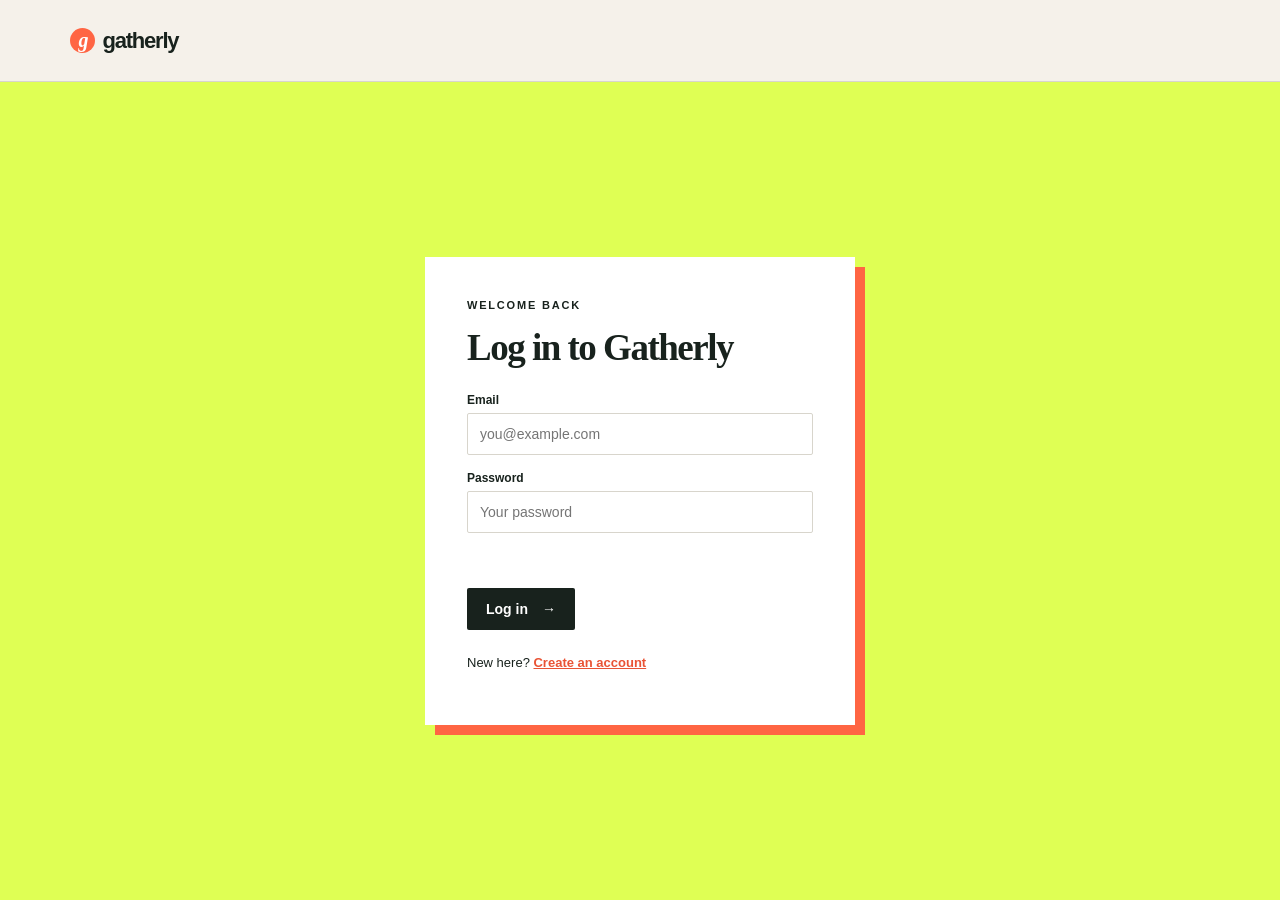
<file: cart.html>
<!doctype html><html lang="en"><head><meta charset="utf-8"><meta name="viewport" content="width=device-width,initial-scale=1"><title>Checkout — Gatherly</title><link rel="stylesheet" href="style.css"></head><body><header class="site-header"><a class="brand" href="index.html"><span class="brand-mark">g</span>gatherly</a><span class="checkout-step">Secure checkout · Step 1 of 2</span></header><main class="checkout-page"><a class="back-link" href="user-dashboard.html">← Back to events</a><div class="checkout-grid"><section><p class="eyebrow">Your details</p><h1>Almost there.</h1><p class="checkout-lead">Confirm your details to create the order, then continue to secure payment.</p><form class="checkout-form" id="checkoutForm"><label>Full name<input required name="name" type="text" placeholder="Your name"></label><label>Email address<input required name="email" type="email" placeholder="you@example.com"></label><label>Phone number<input required name="phone" type="tel" placeholder="01XXXXXXXXX"></label><button class="button button-dark" type="submit">Continue to payment <span>→</span></button></form></section><aside class="order-summary"><p class="eyebrow">Order summary</p><h2>Your selected event</h2><p class="summary-venue">Your ticket total is calculated from the event price.</p><div class="summary-total"><span>Next step</span><strong>Payment</strong></div></aside></div></main><script src="cart.js"></script></body></html>
</file>
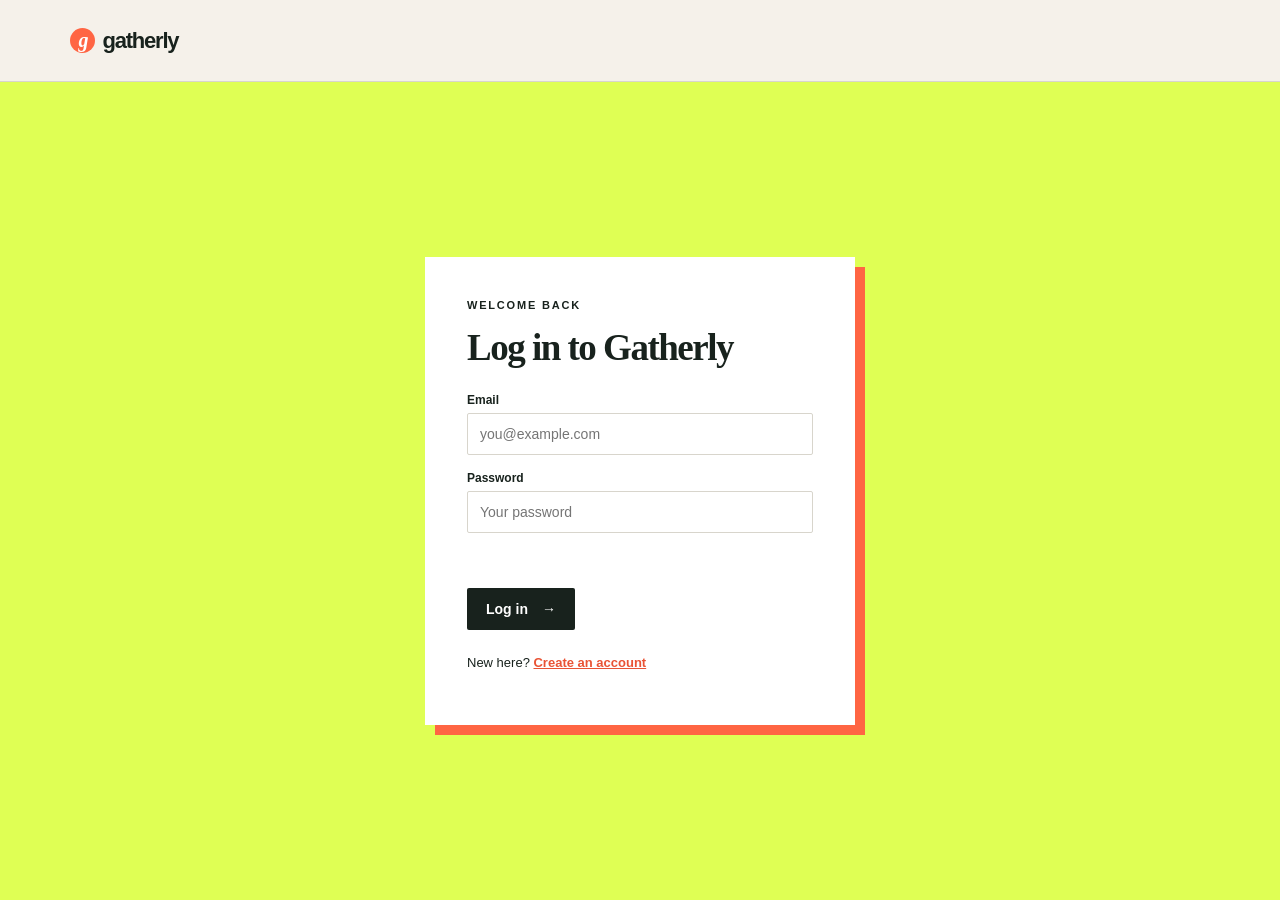
<file: dashboard.html>
<!doctype html>
<html lang="en">

<head>
    <meta charset="utf-8">
    <meta name="viewport" content="width=device-width,initial-scale=1">
    <title>Event workspace — Gatherly</title>
    <link rel="stylesheet" href="style.css">
</head>

<body>
    <header class="site-header"><a class="brand" href="index.html"><span class="brand-mark">g</span>gatherly</a>
        <div class="header-actions"><span id="userRole" class="checkout-step"></span><button class="button button-dark"
                id="logout">Log out</button></div>
    </header>
    <main class="dashboard">
        <section>
            <p class="eyebrow">Admin & event manager workspace</p>
            <h1>Manage events</h1>
            <p class="dashboard-note">Create, update, publish, or remove events from one place.</p>
            <form id="eventForm" class="event-form"><input type="hidden" name="id"><label>Event title<input name="title"
                        required></label><label>Date & time<input name="eventDate" type="datetime-local"
                        required></label><label>Venue<input name="venue" required></label><label>Address<input
                        name="address" required></label><label>Latitude<input name="latitude" type="number" step="any"
                        required></label><label>Longitude<input name="longitude" type="number" step="any"
                        required></label><label>Ticket price (BDT)<input name="price" type="number" min="0"
                        required></label><label>Image URL <input name="imageUrl" type="url"></label><label
                    class="wide">Description<textarea name="description" required></textarea></label><button
                    class="button button-dark" type="submit">Save event</button><button class="reset-button"
                    type="reset">Clear</button></form>
        </section>
        <section>
            <p class="eyebrow">Published events</p>
            <div id="eventList" class="manager-list"></div>
        </section>
    </main>
    <script src="dashboard.js"></script>
</body>

</html>
</file>
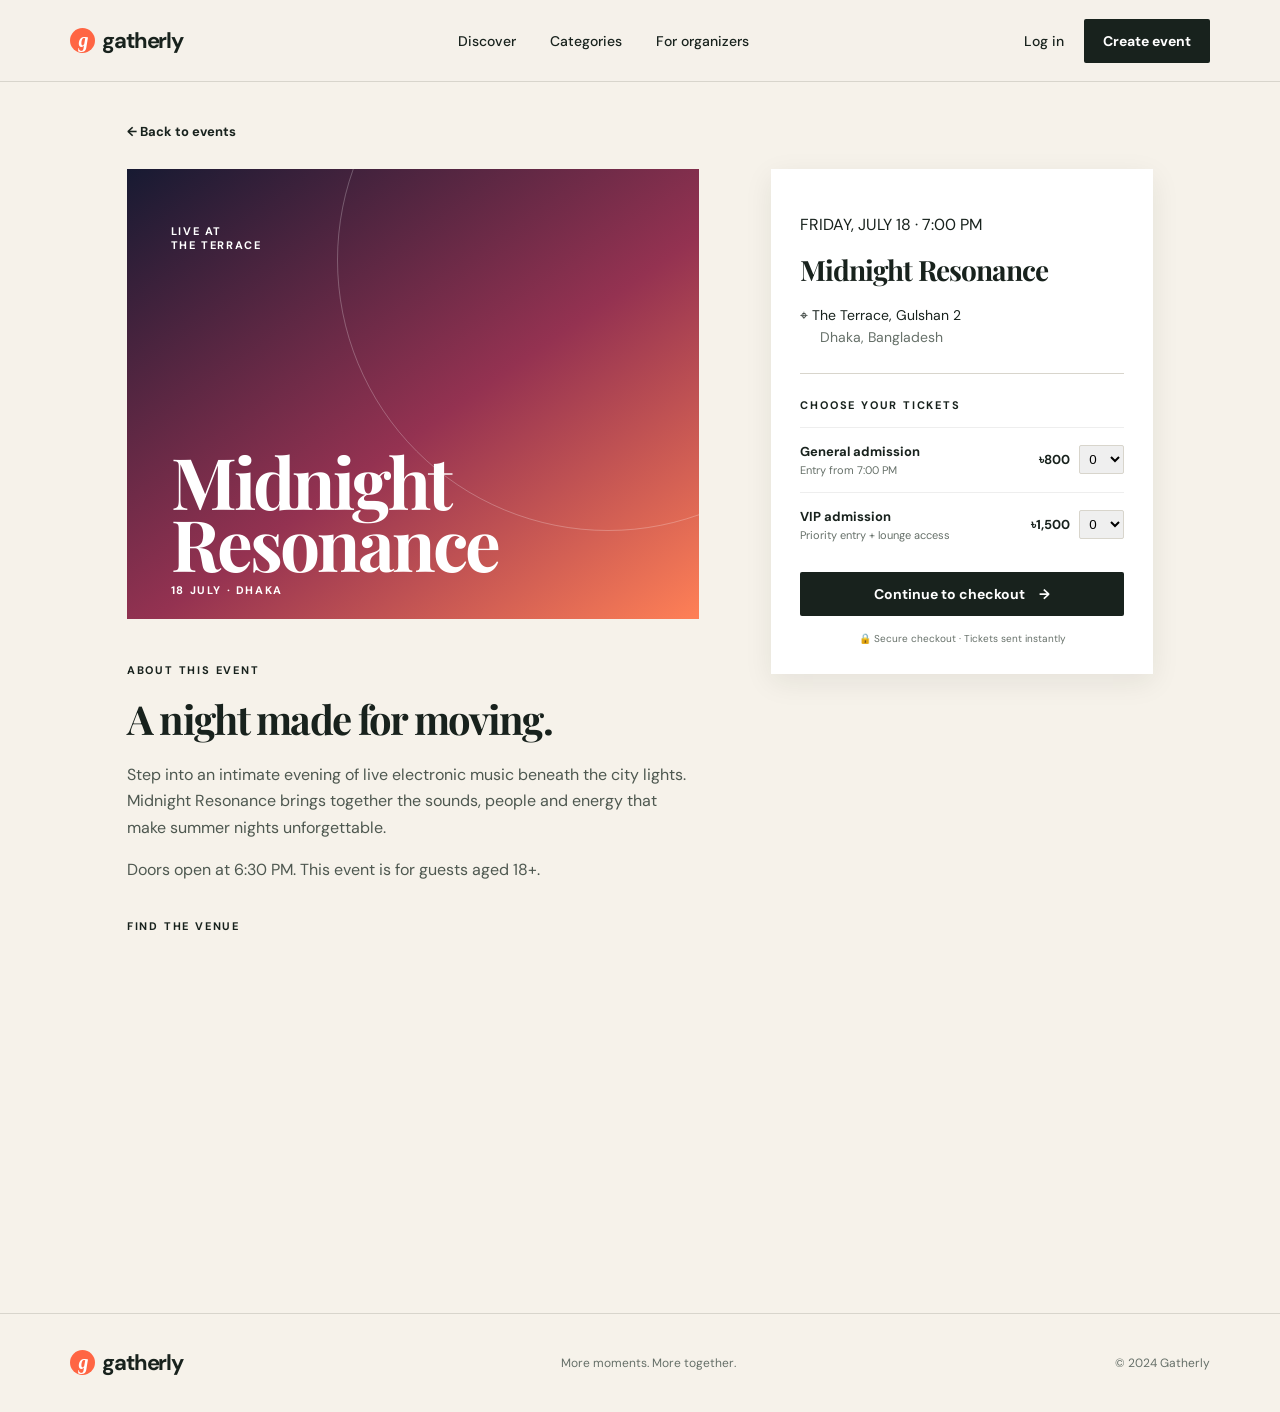
<file: event.html>
<!doctype html>
<html lang="en">

<head>
    <meta charset="utf-8">
    <meta name="viewport" content="width=device-width,initial-scale=1">
    <title>Midnight Resonance — Gatherly</title>
    <link rel="preconnect" href="https://fonts.googleapis.com">
    <link rel="preconnect" href="https://fonts.gstatic.com" crossorigin>
    <link
        href="https://fonts.googleapis.com/css2?family=DM+Sans:wght@400;500;600;700&family=Playfair+Display:wght@600;700&display=swap"
        rel="stylesheet">
    <link rel="stylesheet" href="style.css">
</head>

<body>
    <header class="site-header"><a class="brand" href="index.html"><span class="brand-mark">g</span>gatherly</a>
        <nav class="main-nav"><a href="index.html">Discover</a><a href="index.html#categories">Categories</a><a
                href="register.html">For organizers</a></nav>
        <div class="header-actions"><a class="login-link" href="login.html">Log in</a><a class="button button-dark"
                href="register.html">Create event</a></div>
    </header>
    <main class="detail-page"><a class="back-link" href="index.html">← Back to events</a>
        <div class="detail-grid">
            <section>
                <div class="detail-art">
                    <p>LIVE AT<br>THE TERRACE</p>
                    <h1>Midnight<br>Resonance</h1><span>18 JULY · DHAKA</span>
                </div>
                <div class="detail-description">
                    <p class="eyebrow">About this event</p>
                    <h2>A night made for moving.</h2>
                    <p>Step into an intimate evening of live electronic music beneath the city lights. Midnight
                        Resonance brings together the sounds, people and energy that make summer nights unforgettable.
                    </p>
                    <p>Doors open at 6:30 PM. This event is for guests aged 18+.</p>
                    <p class="eyebrow map-title">Find the venue</p>
                    <iframe class="event-map" title="The Terrace, Gulshan map" src="https://www.google.com/maps?q=Gulshan%202%20Dhaka&output=embed" loading="lazy"></iframe>
                </div>
            </section>
            <aside class="ticket-panel">
                <p class="event-date">FRIDAY, JULY 18 · 7:00 PM</p>
                <h1>Midnight Resonance</h1>
                <p class="venue">⌖ The Terrace, Gulshan 2<br><span>Dhaka, Bangladesh</span></p>
                <hr>
                <p class="eyebrow">Choose your tickets</p><label class="ticket-choice"><span><b>General
                            admission</b><small>Entry from 7:00 PM</small></span><strong>৳800</strong><select
                        aria-label="General admission quantity">
                        <option>0</option>
                        <option>1</option>
                        <option>2</option>
                        <option>3</option>
                        <option>4</option>
                    </select></label><label class="ticket-choice"><span><b>VIP admission</b><small>Priority entry +
                            lounge access</small></span><strong>৳1,500</strong><select
                        aria-label="VIP admission quantity">
                        <option>0</option>
                        <option>1</option>
                        <option>2</option>
                    </select></label><a class="button button-dark checkout" id="checkoutButton" href="cart.html">Continue to checkout
                    <span>→</span></a>
                <p class="secure-note">🔒 Secure checkout · Tickets sent instantly</p>
            </aside>
        </div>
    </main>
    <footer><a class="brand" href="index.html"><span class="brand-mark">g</span>gatherly</a>
        <p>More moments. More together.</p><span>© 2024 Gatherly</span>
    </footer>
    <script src="event-detail.js"></script>
</body>

</html>
</file>
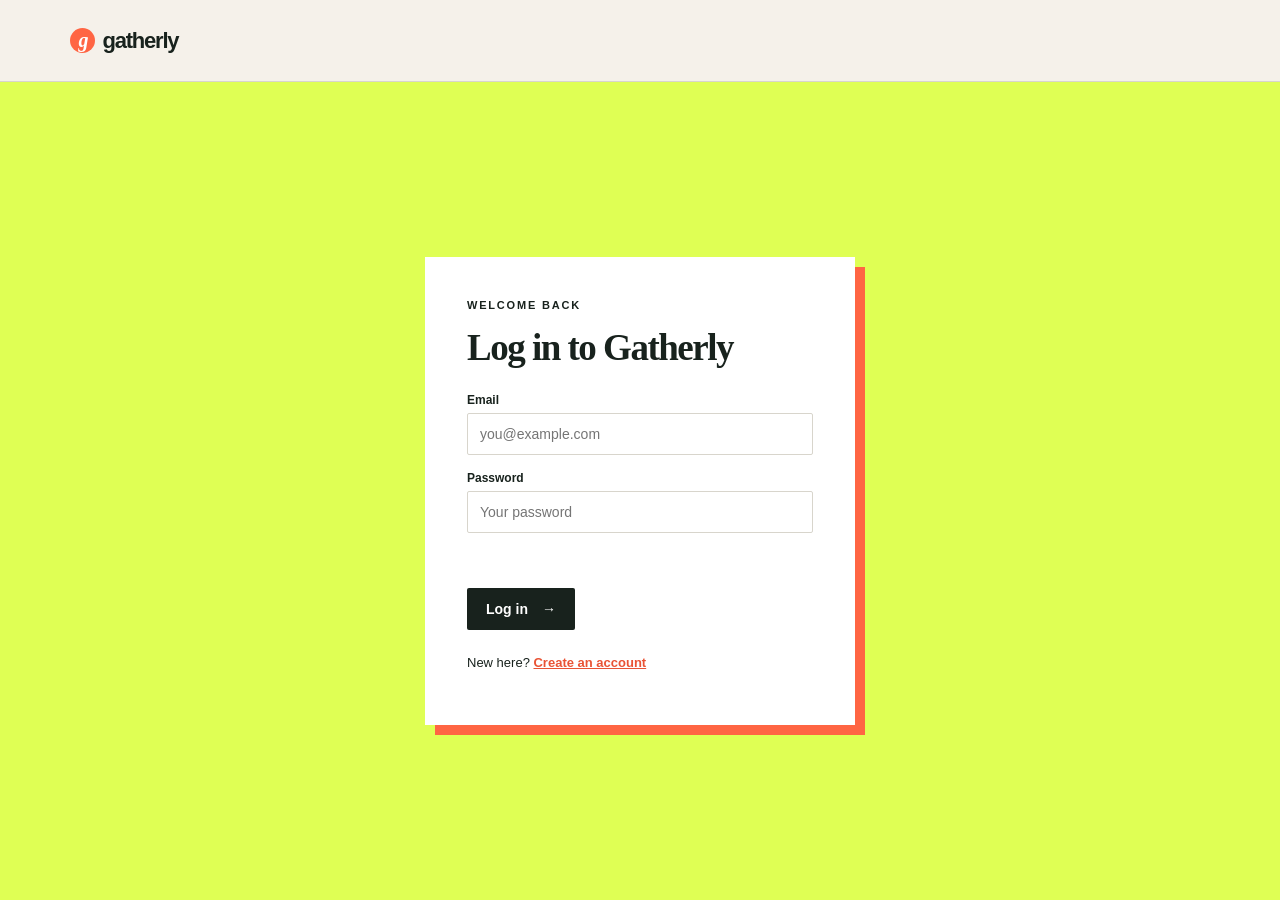
<file: login.html>
<!doctype html>
<html lang="en">

<head>
    <meta charset="utf-8">
    <meta name="viewport" content="width=device-width,initial-scale=1">
    <title>Log in — Gatherly</title>
    <link rel="stylesheet" href="style.css">
</head>

<body>
    <header class="site-header"><a class="brand" href="index.html"><span class="brand-mark">g</span>gatherly</a>
    </header>
    <main class="auth-page">
        <form class="auth-card" id="loginForm">
            <p class="eyebrow">Welcome back</p>
            <h1>Log in to Gatherly</h1><label>Email<input required type="email" name="email"
                    placeholder="you@example.com"></label><label>Password<input required type="password" name="password"
                    placeholder="Your password"></label>
            <p id="formMessage" class="form-message"></p><button class="button button-dark" type="submit">Log in
                <span>→</span></button>
            <p>New here? <a href="register.html">Create an account</a></p>
        </form>
    </main>
    <script src="auth.js"></script>
</body>

</html>
</file>
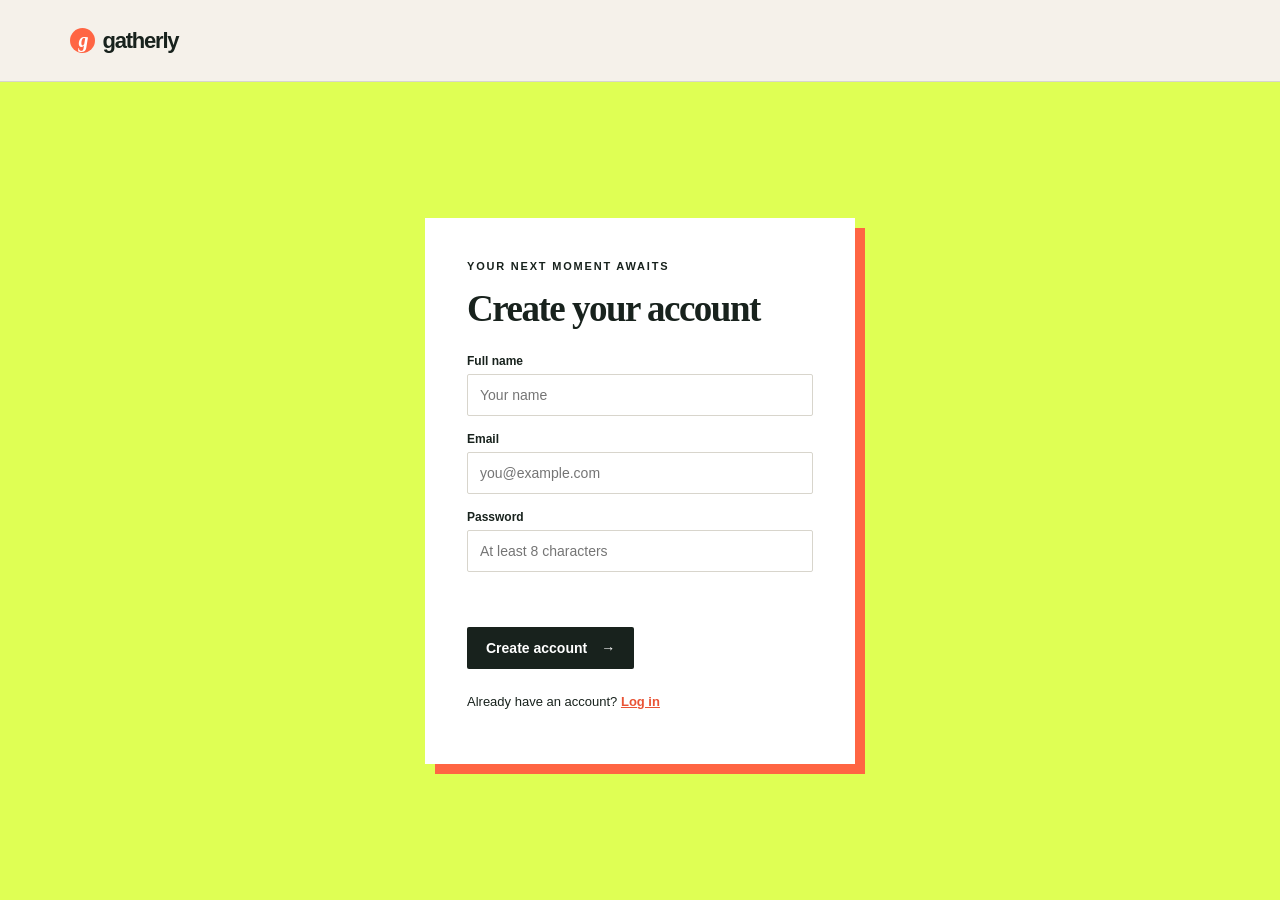
<file: register.html>
<!doctype html>
<html lang="en">

<head>
    <meta charset="utf-8">
    <meta name="viewport" content="width=device-width,initial-scale=1">
    <title>Register — Gatherly</title>
    <link rel="stylesheet" href="style.css">
</head>

<body>
    <header class="site-header"><a class="brand" href="index.html"><span class="brand-mark">g</span>gatherly</a>
    </header>
    <main class="auth-page">
        <form class="auth-card" id="registerForm">
            <p class="eyebrow">Your next moment awaits</p>
            <h1>Create your account</h1><label>Full name<input required type="text" name="name"
                    placeholder="Your name"></label><label>Email<input required type="email" name="email"
                    placeholder="you@example.com"></label><label>Password<input required minlength="8" type="password"
                    name="password" placeholder="At least 8 characters"></label>
            <p id="formMessage" class="form-message"></p><button class="button button-dark" type="submit">Create account
                <span>→</span></button>
            <p>Already have an account? <a href="login.html">Log in</a></p>
        </form>
    </main>
    <script src="auth.js"></script>
</body>

</html>
</file>
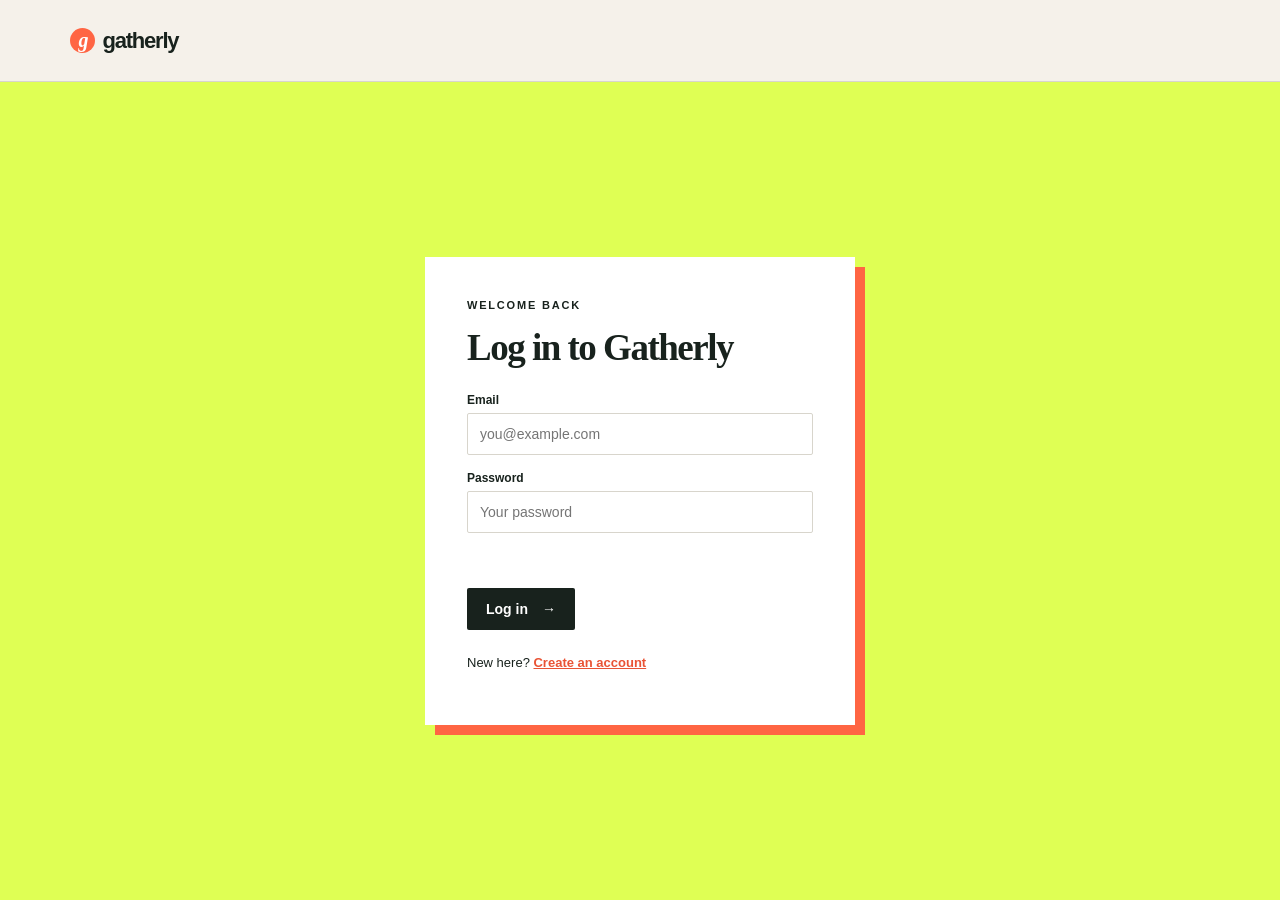
<file: user-dashboard.html>
<!doctype html>
<html lang="en">

<head>
    <meta charset="utf-8">
    <meta name="viewport" content="width=device-width,initial-scale=1">
    <title>My events — Gatherly</title>
    <link rel="stylesheet" href="style.css">
</head>

<body>
    <header class="site-header"><a class="brand" href="index.html"><span class="brand-mark">g</span>gatherly</a>
        <div class="header-actions"><span id="userName" class="checkout-step"></span><button class="button button-dark"
                id="logout">Log out</button></div>
    </header>
    <main class="user-dashboard">
        <p class="eyebrow">Your Gatherly account</p>
        <h1>Find your next event</h1>
        <p class="dashboard-note">Choose an event below to view details and book a ticket.</p>
        <div id="availableEvents" class="user-event-grid"></div>
        <section class="ticket-history">
            <p class="eyebrow">My tickets</p>
            <div id="orderList" class="manager-list"></div>
        </section>
    </main>
    <script src="user-dashboard.js"></script>
</body>

</html>
</file>
<file: style.css>
:root {
  --ink: #18221d;
  --cream: #f6f2ea;
  --lime: #dfff54;
  --orange: #ff6543;
  --line: #d8d5cc;
  --muted: #667069;
}

/* Event detail and checkout */
.detail-page,.checkout-page{max-width:1180px;margin:auto;padding:38px 6% 82px}.back-link{font-size:13px;font-weight:700;color:var(--ink);text-decoration:none;display:inline-block;margin-bottom:29px}.detail-grid{display:grid;grid-template-columns:1.2fr .8fr;gap:72px}.detail-art{height:450px;background:linear-gradient(145deg,#171a32,#943251 55%,#ff8056);color:white;padding:44px;position:relative;overflow:hidden}.detail-art:after{content:'';position:absolute;border:1px solid rgba(255,255,255,.25);width:540px;height:540px;border-radius:50%;right:-180px;top:-180px}.detail-art p,.detail-art span{position:relative;z-index:1;font-weight:700;font-size:11px;letter-spacing:1.6px}.detail-art h1{position:absolute;z-index:1;bottom:45px;left:44px;margin:0;font:700 71px/.87 'Playfair Display';letter-spacing:-3px}.detail-art span{position:absolute;bottom:22px;left:44px}.detail-description{max-width:590px;padding-top:44px}.detail-description h2,.checkout-page h1{font:700 40px 'Playfair Display';letter-spacing:-1.7px;margin:0 0 17px}.detail-description>p:not(.eyebrow){line-height:1.65;color:#4e5850}.ticket-panel,.order-summary{background:#fff;padding:29px;align-self:start;box-shadow:0 8px 27px rgba(25,32,28,.08)}.ticket-panel h1,.order-summary h2{font:700 28px 'Playfair Display';letter-spacing:-1px;margin:6px 0 16px}.venue{font-size:14px;line-height:1.6}.venue span{color:var(--muted);padding-left:20px}.ticket-panel hr{border:0;border-top:1px solid var(--line);margin:24px 0}.ticket-choice{display:grid;grid-template-columns:1fr auto 45px;gap:9px;align-items:center;border-top:1px solid #eee;padding:15px 0;font-size:13px}.ticket-choice b{display:block}.ticket-choice small{display:block;color:var(--muted);margin-top:3px;font-size:11px}.ticket-choice select{padding:5px;border:1px solid var(--line);border-radius:2px}.checkout{width:100%;margin-top:15px;border:0}.secure-note{text-align:center;font-size:10px;color:var(--muted);margin:16px 0 0}.checkout-step{font-size:12px;color:var(--muted)}.checkout-grid{display:grid;grid-template-columns:1fr .8fr;gap:100px}.checkout-lead{color:var(--muted);margin-top:-8px}.checkout-form{display:grid;gap:17px;margin-top:32px;max-width:480px}.checkout-form label{font-size:12px;font-weight:700}.checkout-form input{display:block;width:100%;font:14px 'DM Sans';padding:14px 12px;border:1px solid var(--line);margin-top:7px;border-radius:2px}.checkout-form button{width:max-content;border:0;margin-top:5px}.summary-date{color:#e95335;font-size:11px;font-weight:700}.summary-venue{font-size:12px;color:var(--muted);padding-bottom:19px;border-bottom:1px solid var(--line)}.summary-row,.summary-total{display:flex;justify-content:space-between;font-size:13px;padding:12px 0}.summary-total{border-top:1px solid var(--line);margin-top:8px;font-size:15px}.success-modal{position:fixed;inset:0;z-index:10;display:grid;place-items:center;background:rgba(24,34,29,.52);padding:20px}.success-modal>div{background:#fff;padding:46px 60px;text-align:center;max-width:390px}.success-modal h2{font:700 37px 'Playfair Display';margin:15px 0 5px}.success-modal p{color:var(--muted);font-size:14px;margin-bottom:25px}.success-mark{display:grid;place-items:center;margin:auto;width:54px;height:54px;border-radius:50%;font-size:25px;background:var(--lime)}@media(max-width:700px){.detail-grid,.checkout-grid{grid-template-columns:1fr;gap:35px}.detail-page,.checkout-page{padding:28px 6% 60px}.detail-art{height:330px;padding:28px}.detail-art h1{left:28px;bottom:47px;font-size:53px}.detail-art span{left:28px}.ticket-panel{order:-1}.checkout-page h1{font-size:37px}.success-modal>div{padding:38px 25px}}
* {
  box-sizing: border-box;
}
html {
  scroll-behavior: smooth;
}
body {
  margin: 0;
  background: var(--cream);
  color: var(--ink);
  font-family: "DM Sans", sans-serif;
}
.auth-page{min-height:calc(100vh - 82px);display:grid;place-items:center;padding:50px 20px;background:#dfff54}.auth-card{background:#fff;width:min(100%,430px);padding:42px;box-shadow:10px 10px 0 var(--orange)}.auth-card h1,.dashboard h1{font:700 37px 'Playfair Display',serif;letter-spacing:-1.5px;margin:0 0 24px}.auth-card label{display:block;font-size:12px;font-weight:700;margin:16px 0}.auth-card input,.event-form input,.event-form textarea{width:100%;border:1px solid var(--line);border-radius:2px;padding:12px;font:14px 'DM Sans',sans-serif;margin-top:6px}.auth-card button{border:0;margin:8px 0 12px}.auth-card>p:last-child{font-size:13px}.auth-card a{color:#e95335;font-weight:700}.form-message{font-size:13px;color:#d83a20;min-height:18px}.dashboard{padding:60px 7%;display:grid;grid-template-columns:1.2fr .8fr;gap:55px;max-width:1280px;margin:auto}.dashboard-note{color:var(--muted)}.event-form{display:grid;grid-template-columns:1fr 1fr;gap:14px;background:#fff;padding:25px;margin-top:24px;box-shadow:0 7px 22px rgba(0,0,0,.05)}.event-form label{font-size:11px;font-weight:700}.event-form .wide{grid-column:1/-1}.event-form textarea{min-height:90px;resize:vertical}.event-form button{border:0;width:max-content}.reset-button{background:transparent;border:0;text-decoration:underline;font:600 12px 'DM Sans';cursor:pointer}.manager-list{display:grid;gap:10px}.manager-list article{display:grid;grid-template-columns:1fr auto;gap:4px;background:#fff;padding:16px;font-size:13px}.manager-list small{grid-column:1;color:var(--muted)}.manager-list button{grid-column:2;grid-row:1/3;align-self:center;border:1px solid #e7a092;background:#fff;color:#b53320;padding:7px;cursor:pointer}.event-map{border:0;width:100%;height:270px;margin-top:8px;filter:saturate(.7)}.map-title{margin-top:35px!important}@media(max-width:700px){.dashboard{grid-template-columns:1fr;padding:40px 6%}.event-form{grid-template-columns:1fr}.auth-card{padding:30px 24px}}
.staff-form select{display:block;width:100%;padding:12px;margin-top:6px;border:1px solid var(--line);background:#fff}.staff-form{margin-top:13px}
.manager-list article span{grid-column:2;grid-row:1/3;display:flex;gap:6px;align-items:center}.manager-list article span button{position:static}.manager-list article span button[data-edit]{color:var(--ink);border-color:var(--line)}
.user-dashboard{max-width:1180px;margin:auto;padding:60px 7%}.user-dashboard h1{font:700 42px 'Playfair Display',serif;margin:0 0 10px}.user-event-grid{display:grid;grid-template-columns:repeat(3,1fr);gap:18px;margin:30px 0 70px}.user-event{background:#fff;padding:24px;box-shadow:0 6px 20px rgba(0,0,0,.05)}.user-event h2{font:700 25px 'Playfair Display',serif;margin:10px 0}.user-event p{font-size:13px;color:var(--muted)}.user-event .button{margin-top:12px}.ticket-history{max-width:650px}@media(max-width:700px){.user-event-grid{grid-template-columns:1fr}.user-dashboard{padding:40px 6%}}
.site-header {
  height: 82px;
  display: flex;
  align-items: center;
  justify-content: space-between;
  padding: 0 5.5%;
  border-bottom: 1px solid var(--line);
  background: rgba(246, 242, 234, 0.94);
  position: relative;
  z-index: 3;
}
.brand {
  color: var(--ink);
  font-weight: 700;
  font-size: 22px;
  letter-spacing: -1.2px;
  text-decoration: none;
  display: flex;
  align-items: center;
  gap: 7px;
}
.brand-mark {
  display: grid;
  place-items: center;
  width: 25px;
  height: 25px;
  background: var(--orange);
  border-radius: 50%;
  font-family: Georgia;
  color: white;
  font-style: italic;
  font-size: 20px;
}
.main-nav {
  display: flex;
  gap: 34px;
}
.main-nav a,
.login-link {
  color: var(--ink);
  font-size: 14px;
  font-weight: 500;
  text-decoration: none;
}
.main-nav a.active,
.main-nav a:hover {
  color: #e8492d;
}
.header-actions {
  display: flex;
  align-items: center;
  gap: 20px;
}
.button {
  display: inline-flex;
  align-items: center;
  justify-content: center;
  gap: 14px;
  text-decoration: none;
  padding: 13px 19px;
  border-radius: 2px;
  font-size: 14px;
  font-weight: 700;
}
.button-dark {
  background: var(--ink);
  color: #fff;
}
.menu-button {
  display: none;
  border: 0;
  background: none;
  font-size: 22px;
}
.hero {
  min-height: 558px;
  display: grid;
  grid-template-columns: 1.1fr 0.9fr;
  overflow: hidden;
}
.hero-copy {
  padding: 86px 7% 70px 12%;
  background: #dfff54;
}
.eyebrow {
  margin: 0 0 15px;
  text-transform: uppercase;
  font-size: 11px;
  font-weight: 700;
  letter-spacing: 1.8px;
}
.hero h1,
.events-section h2,
.organizer-banner h2 {
  font-family: "Playfair Display", Georgia, serif;
  letter-spacing: -2.5px;
}
.hero h1 {
  font-size: 62px;
  line-height: 1.04;
  margin: 0;
}
.hero h1 em {
  font-weight: 600;
  color: #e95335;
}
.hero-text {
  max-width: 480px;
  font-size: 16px;
  line-height: 1.55;
  margin: 22px 0 29px;
}
.search-panel {
  max-width: 605px;
  display: grid;
  grid-template-columns: 1.8fr 1.1fr auto;
  background: white;
  padding: 7px;
  border-radius: 3px;
  box-shadow: 0 10px 25px rgba(52, 73, 22, 0.11);
}
.search-panel label {
  display: flex;
  align-items: center;
  min-width: 0;
  padding: 0 12px;
  border-right: 1px solid #ddd;
}
.field-icon {
  font-size: 22px;
  margin-right: 9px;
  color: #6b7368;
}
.search-panel input,
.search-panel select {
  width: 100%;
  font: inherit;
  font-size: 12px;
  border: 0;
  outline: 0;
  background: transparent;
  color: var(--ink);
}
.search-button {
  border: 0;
  padding: 13px 16px;
  background: var(--orange);
  color: white;
  font: 700 13px "DM Sans";
  cursor: pointer;
}
.search-button span,
.text-link span {
  font-size: 18px;
  margin-left: 8px;
}
.quick-links {
  display: flex;
  gap: 12px;
  align-items: center;
  margin-top: 17px;
  font-size: 12px;
}
.quick-links span {
  opacity: 0.6;
}
.quick-links button {
  border: 0;
  background: transparent;
  padding: 0;
  color: var(--ink);
  font: 600 12px "DM Sans";
  text-decoration: underline;
  cursor: pointer;
}
.hero-art {
  position: relative;
  background: #fdc9af;
  overflow: hidden;
  min-height: 500px;
}
.sun {
  position: absolute;
  width: 395px;
  height: 395px;
  background: #ff6543;
  border-radius: 50%;
  top: -122px;
  right: -68px;
}
.orb {
  position: absolute;
  border-radius: 50%;
  border: 1px solid rgba(24, 34, 29, 0.25);
}
.orb-one {
  width: 275px;
  height: 275px;
  bottom: -120px;
  left: -90px;
}
.orb-two {
  width: 125px;
  height: 125px;
  bottom: 45px;
  left: 80px;
}
.hero-photo {
  background:
    linear-gradient(155deg, rgba(10, 20, 15, 0.1), rgba(20, 8, 9, 0.5)),
    url("https://images.unsplash.com/photo-1524368535928-5b5e00ddc76b?auto=format&fit=crop&w=900&q=80")
      center/cover;
  position: absolute;
  width: 64%;
  height: 71%;
  bottom: 0;
  left: 13%;
  padding: 27px;
  color: #fff;
}
.hero-photo p {
  font-family: "Playfair Display";
  font-size: 30px;
  line-height: 1.1;
  margin: 0;
}
.photo-caption {
  position: absolute;
  bottom: 20px;
  font-size: 10px;
  letter-spacing: 1.4px;
}
.floating-ticket {
  position: absolute;
  background: var(--ink);
  color: #fff;
  width: 170px;
  padding: 18px;
  right: 8%;
  bottom: 48px;
  box-shadow: 8px 8px 0 var(--lime);
  z-index: 1;
}
.floating-ticket span {
  font-size: 9px;
  color: var(--lime);
  letter-spacing: 1.2px;
}
.floating-ticket strong {
  display: block;
  font: 600 25px/1.02 "Playfair Display";
  margin: 6px 0 16px;
}
.floating-ticket small {
  font-size: 10px;
}
.events-section {
  padding: 89px 9% 94px;
}
.section-heading {
  display: flex;
  justify-content: space-between;
  align-items: end;
}
.events-section h2 {
  font-size: 43px;
  margin: 0;
}
.text-link {
  font-size: 13px;
  color: var(--ink);
  font-weight: 700;
  text-decoration: none;
}
.filter-row {
  display: flex;
  gap: 10px;
  flex-wrap: wrap;
  margin: 34px 0 27px;
}
.filter {
  border: 1px solid #bfc3bb;
  background: transparent;
  color: var(--ink);
  border-radius: 30px;
  padding: 9px 16px;
  font: 600 12px "DM Sans";
  cursor: pointer;
}
.filter.active {
  background: var(--ink);
  color: #fff;
  border-color: var(--ink);
}
.event-grid {
  display: grid;
  grid-template-columns: repeat(4, 1fr);
  gap: 20px;
}
.event-image {
  height: 295px;
  position: relative;
  display: block;
  overflow: hidden;
  text-decoration: none;
  color: #fff;
}
.image-one {
  background: linear-gradient(180deg, #1a1c36 5%, #912c4e 100%);
}
.image-two {
  background: linear-gradient(150deg, #f47b4c, #ec305e 57%, #39235c);
}
.image-three {
  background: linear-gradient(140deg, #80a77f, #e1bb74 55%, #bc704b);
}
.image-four {
  background: linear-gradient(160deg, #242445, #754978 55%, #e78472);
}
.event-image:after {
  content: "";
  position: absolute;
  inset: 0;
  background: radial-gradient(
    circle at 52% 44%,
    transparent 1%,
    rgba(0, 0, 0, 0.15) 55%,
    rgba(0, 0, 0, 0.4)
  );
}
.image-title {
  position: absolute;
  z-index: 1;
  bottom: 26px;
  left: 21px;
  font: 700 32px/0.88 "Playfair Display";
  letter-spacing: -1px;
}
.small-title {
  font-size: 29px;
}
.date-badge {
  position: absolute;
  z-index: 1;
  background: #fff;
  color: var(--ink);
  top: 12px;
  left: 12px;
  font-size: 9px;
  font-weight: 700;
  text-align: center;
  padding: 6px 7px;
  line-height: 1;
}
.date-badge b {
  display: block;
  font-size: 17px;
  margin-bottom: 3px;
}
.heart {
  position: absolute;
  z-index: 1;
  right: 13px;
  top: 9px;
  font-size: 28px;
}
.event-info {
  padding: 14px 2px;
}
.event-info p {
  font-size: 12px;
  color: var(--muted);
  margin: 0;
}
.event-info .event-date {
  color: #e95335;
  font-weight: 700;
  font-size: 10px;
  letter-spacing: 0.5px;
}
.event-info h3 {
  font-size: 16px;
  margin: 7px 0 5px;
  letter-spacing: -0.3px;
}
.event-info h3 a {
  color: var(--ink);
  text-decoration: none;
}
.empty-state {
  text-align: center;
  color: var(--muted);
}
.organizer-banner {
  margin: 0 5.5% 65px;
  background: var(--orange);
  padding: 54px 6%;
  display: grid;
  grid-template-columns: 1.25fr 1fr auto;
  gap: 40px;
  align-items: center;
}
.organizer-banner h2 {
  font-size: 39px;
  line-height: 1.03;
  margin: 0;
}
.organizer-banner > p {
  font-size: 14px;
  line-height: 1.6;
  max-width: 330px;
}
.button-light {
  background: var(--lime);
  color: var(--ink);
  white-space: nowrap;
}
footer {
  border-top: 1px solid var(--line);
  padding: 29px 5.5%;
  display: flex;
  align-items: center;
  justify-content: space-between;
}
footer p,
footer span {
  font-size: 12px;
  color: var(--muted);
}
@media (max-width: 850px) {
  .site-header {
    padding: 0 5%;
  }
  .main-nav {
    display: none;
  }
  .menu-button {
    display: block;
  }
  .hero {
    grid-template-columns: 1fr;
  }
  .hero-copy {
    padding: 65px 7%;
  }
  .hero-art {
    min-height: 420px;
  }
  .event-grid {
    grid-template-columns: repeat(2, 1fr);
  }
  .organizer-banner {
    grid-template-columns: 1fr 1fr;
  }
  .organizer-banner .button {
    justify-self: start;
  }
}
@media (max-width: 540px) {
  .site-header {
    height: 68px;
  }
  .header-actions .login-link,
  .header-actions .button-dark {
    display: none;
  }
  .hero h1 {
    font-size: 45px;
  }
  .hero-copy {
    padding: 53px 6%;
  }
  .search-panel {
    grid-template-columns: 1fr;
  }
  .search-panel label {
    height: 46px;
    border-right: 0;
    border-bottom: 1px solid #ddd;
  }
  .location {
    display: none !important;
  }
  .search-button {
    margin-top: 5px;
  }
  .quick-links {
    flex-wrap: wrap;
  }
  .hero-art {
    min-height: 330px;
  }
  .hero-photo {
    width: 75%;
    left: 7%;
    height: 80%;
  }
  .floating-ticket {
    right: 7%;
    bottom: 25px;
    width: 145px;
  }
  .events-section {
    padding: 60px 6%;
  }
  .events-section h2 {
    font-size: 34px;
  }
  .text-link {
    display: none;
  }
  .event-grid {
    grid-template-columns: 1fr;
    gap: 18px;
  }
  .event-image {
    height: 260px;
  }
  .organizer-banner {
    margin: 0 0 40px;
    padding: 42px 7%;
    grid-template-columns: 1fr;
    gap: 14px;
  }
  .organizer-banner h2 {
    font-size: 34px;
  }
  footer {
    padding: 24px 6%;
    flex-wrap: wrap;
    gap: 7px;
  }
  footer p {
    order: 3;
    width: 100%;
    margin: 0;
  }
}
</file>
